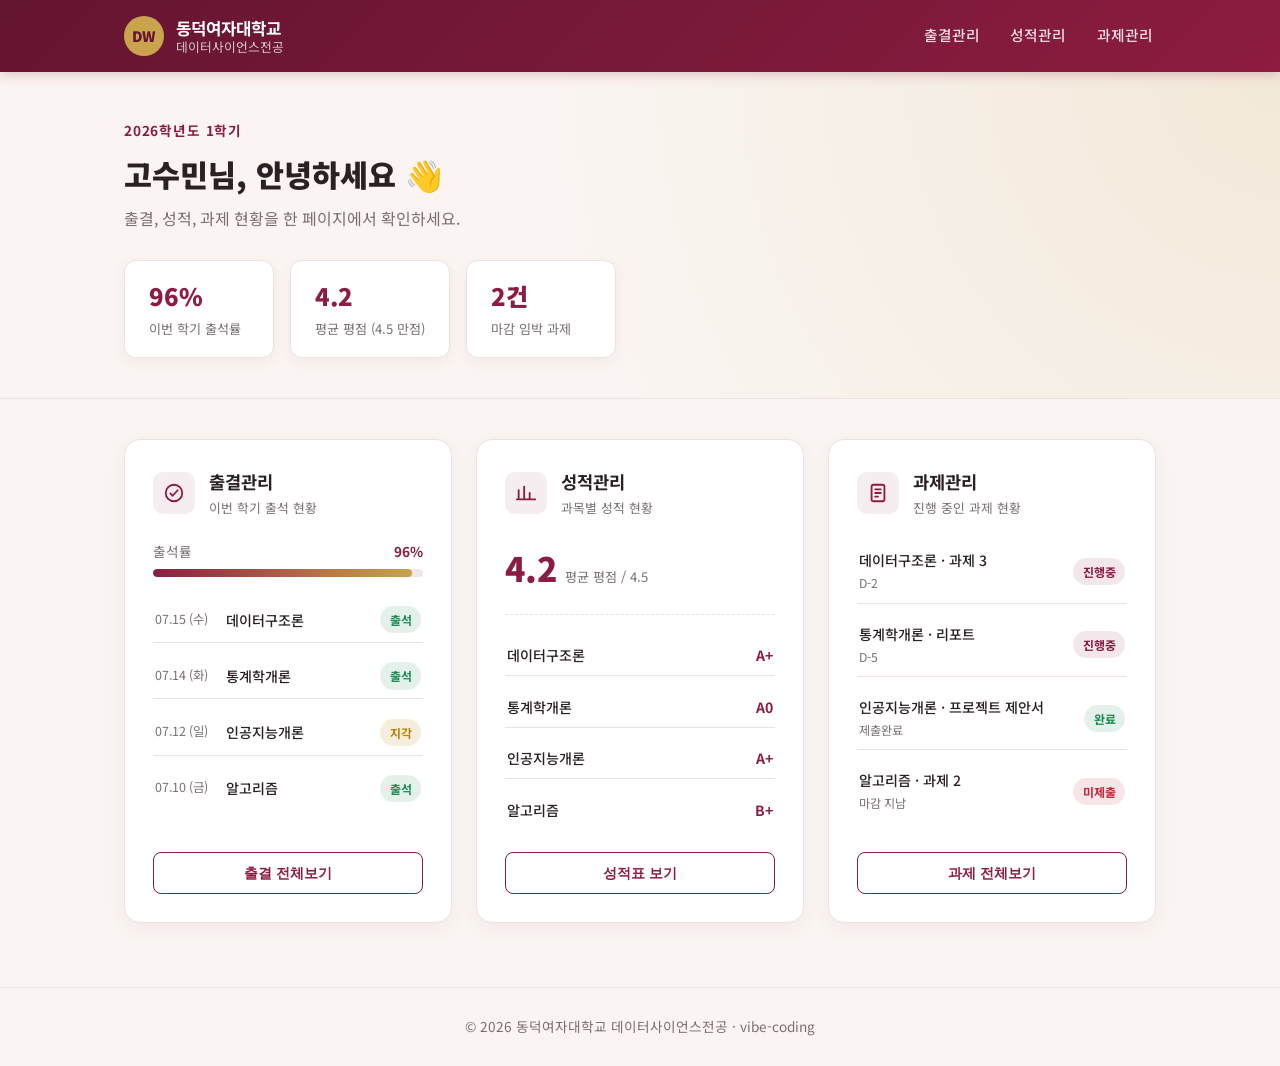
<file: vibe-week1-3/index.html>
<!DOCTYPE html>
<html lang="ko">

<head>
  <meta charset="UTF-8">
  <meta name="viewport" content="width=device-width, initial-scale=1.0">
  <title>동덕여자대학교 데이터사이언스전공 | 학생 통합 관리</title>
  <link rel="preconnect" href="https://fonts.googleapis.com">
  <link href="https://fonts.googleapis.com/css2?family=Noto+Sans+KR:wght@400;500;700;900&display=swap" rel="stylesheet">
  <link rel="stylesheet" href="css/style.css">
</head>

<body>
  <header class="site-header">
    <div class="header-inner">
      <div class="brand">
        <span class="brand-mark">DW</span>
        <div class="brand-text">
          <strong>동덕여자대학교</strong>
          <span>데이터사이언스전공</span>
        </div>
      </div>
      <nav class="main-nav">
        <a href="#attendance">출결관리</a>
        <a href="#grades">성적관리</a>
        <a href="#assignments">과제관리</a>
      </nav>
    </div>
  </header>

  <section class="hero">
    <div class="hero-inner">
      <p class="hero-eyebrow">2026학년도 1학기</p>
      <h1>고수민님, 안녕하세요 👋</h1>
      <p class="hero-desc">출결, 성적, 과제 현황을 한 페이지에서 확인하세요.</p>
      <div class="hero-stats">
        <div class="hero-stat">
          <strong>96%</strong>
          <span>이번 학기 출석률</span>
        </div>
        <div class="hero-stat">
          <strong>4.2</strong>
          <span>평균 평점 (4.5 만점)</span>
        </div>
        <div class="hero-stat">
          <strong>2건</strong>
          <span>마감 임박 과제</span>
        </div>
      </div>
    </div>
  </section>

  <main class="dashboard">
    <div class="dashboard-grid">

      <article class="card" id="attendance">
        <div class="card-header">
          <span class="card-icon icon-attendance" aria-hidden="true">
            <svg viewBox="0 0 24 24" fill="none" stroke="currentColor" stroke-width="2">
              <circle cx="12" cy="12" r="9" />
              <path d="M8 12.5l2.5 2.5L16 9" stroke-linecap="round" stroke-linejoin="round" />
            </svg>
          </span>
          <div>
            <h2>출결관리</h2>
            <p class="card-sub">이번 학기 출석 현황</p>
          </div>
        </div>

        <div class="progress-block">
          <div class="progress-labels">
            <span>출석률</span>
            <strong>96%</strong>
          </div>
          <div class="progress-bar">
            <div class="progress-fill" data-progress="96" style="width: 0%;"></div>
          </div>
        </div>

        <ul class="record-list">
          <li>
            <span class="record-date">07.15 (수)</span>
            <span class="record-name">데이터구조론</span>
            <span class="badge badge-good">출석</span>
          </li>
          <li>
            <span class="record-date">07.14 (화)</span>
            <span class="record-name">통계학개론</span>
            <span class="badge badge-good">출석</span>
          </li>
          <li>
            <span class="record-date">07.12 (일)</span>
            <span class="record-name">인공지능개론</span>
            <span class="badge badge-warn">지각</span>
          </li>
          <li>
            <span class="record-date">07.10 (금)</span>
            <span class="record-name">알고리즘</span>
            <span class="badge badge-good">출석</span>
          </li>
        </ul>

        <button class="card-btn" type="button">출결 전체보기</button>
      </article>

      <article class="card" id="grades">
        <div class="card-header">
          <span class="card-icon icon-grades" aria-hidden="true">
            <svg viewBox="0 0 24 24" fill="none" stroke="currentColor" stroke-width="2">
              <path d="M4 19V9M10 19V5M16 19v-7M22 19H2" stroke-linecap="round" stroke-linejoin="round" />
            </svg>
          </span>
          <div>
            <h2>성적관리</h2>
            <p class="card-sub">과목별 성적 현황</p>
          </div>
        </div>

        <div class="gpa-block">
          <strong class="gpa-number">4.2</strong>
          <span class="gpa-label">평균 평점 / 4.5</span>
        </div>

        <ul class="grade-list">
          <li>
            <span class="record-name">데이터구조론</span>
            <span class="grade-score">A+</span>
          </li>
          <li>
            <span class="record-name">통계학개론</span>
            <span class="grade-score">A0</span>
          </li>
          <li>
            <span class="record-name">인공지능개론</span>
            <span class="grade-score">A+</span>
          </li>
          <li>
            <span class="record-name">알고리즘</span>
            <span class="grade-score">B+</span>
          </li>
        </ul>

        <button class="card-btn" type="button">성적표 보기</button>
      </article>

      <article class="card" id="assignments">
        <div class="card-header">
          <span class="card-icon icon-assignments" aria-hidden="true">
            <svg viewBox="0 0 24 24" fill="none" stroke="currentColor" stroke-width="2">
              <rect x="5" y="3" width="14" height="18" rx="2" />
              <path d="M9 8h6M9 12h6M9 16h3" stroke-linecap="round" />
            </svg>
          </span>
          <div>
            <h2>과제관리</h2>
            <p class="card-sub">진행 중인 과제 현황</p>
          </div>
        </div>

        <ul class="task-list">
          <li>
            <div class="task-info">
              <span class="record-name">데이터구조론 · 과제 3</span>
              <span class="task-due">D-2</span>
            </div>
            <span class="badge badge-progress">진행중</span>
          </li>
          <li>
            <div class="task-info">
              <span class="record-name">통계학개론 · 리포트</span>
              <span class="task-due">D-5</span>
            </div>
            <span class="badge badge-progress">진행중</span>
          </li>
          <li>
            <div class="task-info">
              <span class="record-name">인공지능개론 · 프로젝트 제안서</span>
              <span class="task-due">제출완료</span>
            </div>
            <span class="badge badge-good">완료</span>
          </li>
          <li>
            <div class="task-info">
              <span class="record-name">알고리즘 · 과제 2</span>
              <span class="task-due">마감 지남</span>
            </div>
            <span class="badge badge-danger">미제출</span>
          </li>
        </ul>

        <button class="card-btn" type="button">과제 전체보기</button>
      </article>

    </div>
  </main>

  <footer class="site-footer">
    <p>&copy; 2026 동덕여자대학교 데이터사이언스전공 · vibe-coding</p>
  </footer>

  <script src="js/main.js"></script>
</body>

</html>
</file>
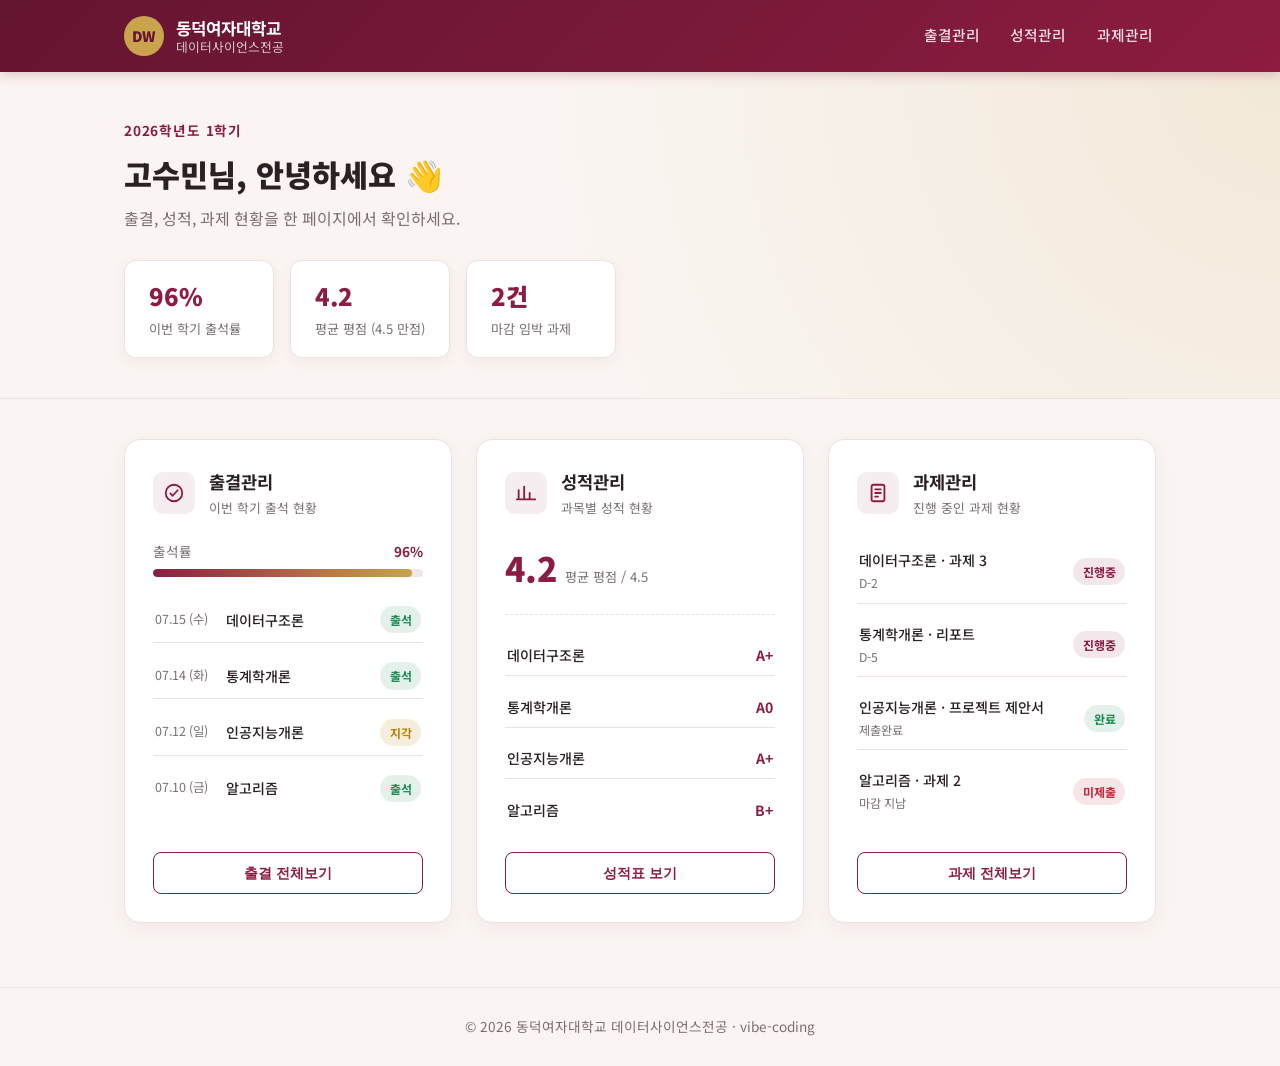
<file: vibe-week1/index.html>
<!DOCTYPE html>
<html lang="ko">

<head>
  <meta charset="UTF-8">
  <meta name="viewport" content="width=device-width, initial-scale=1.0">
  <title>동덕여자대학교 데이터사이언스전공 | 학생 통합 관리</title>
  <link rel="preconnect" href="https://fonts.googleapis.com">
  <link href="https://fonts.googleapis.com/css2?family=Noto+Sans+KR:wght@400;500;700;900&display=swap" rel="stylesheet">
  <link rel="stylesheet" href="css/style.css">
</head>

<body>
  <header class="site-header">
    <div class="header-inner">
      <div class="brand">
        <span class="brand-mark">DW</span>
        <div class="brand-text">
          <strong>동덕여자대학교</strong>
          <span>데이터사이언스전공</span>
        </div>
      </div>
      <nav class="main-nav">
        <a href="#attendance">출결관리</a>
        <a href="#grades">성적관리</a>
        <a href="#assignments">과제관리</a>
      </nav>
    </div>
  </header>

  <section class="hero">
    <div class="hero-inner">
      <p class="hero-eyebrow">2026학년도 1학기</p>
      <h1>고수민님, 안녕하세요 👋</h1>
      <p class="hero-desc">출결, 성적, 과제 현황을 한 페이지에서 확인하세요.</p>
      <div class="hero-stats">
        <div class="hero-stat">
          <strong>96%</strong>
          <span>이번 학기 출석률</span>
        </div>
        <div class="hero-stat">
          <strong>4.2</strong>
          <span>평균 평점 (4.5 만점)</span>
        </div>
        <div class="hero-stat">
          <strong>2건</strong>
          <span>마감 임박 과제</span>
        </div>
      </div>
    </div>
  </section>

  <main class="dashboard">
    <div class="dashboard-grid">

      <article class="card" id="attendance">
        <div class="card-header">
          <span class="card-icon icon-attendance" aria-hidden="true">
            <svg viewBox="0 0 24 24" fill="none" stroke="currentColor" stroke-width="2">
              <circle cx="12" cy="12" r="9" />
              <path d="M8 12.5l2.5 2.5L16 9" stroke-linecap="round" stroke-linejoin="round" />
            </svg>
          </span>
          <div>
            <h2>출결관리</h2>
            <p class="card-sub">이번 학기 출석 현황</p>
          </div>
        </div>

        <div class="progress-block">
          <div class="progress-labels">
            <span>출석률</span>
            <strong>96%</strong>
          </div>
          <div class="progress-bar">
            <div class="progress-fill" data-progress="96" style="width: 0%;"></div>
          </div>
        </div>

        <ul class="record-list">
          <li>
            <span class="record-date">07.15 (수)</span>
            <span class="record-name">데이터구조론</span>
            <span class="badge badge-good">출석</span>
          </li>
          <li>
            <span class="record-date">07.14 (화)</span>
            <span class="record-name">통계학개론</span>
            <span class="badge badge-good">출석</span>
          </li>
          <li>
            <span class="record-date">07.12 (일)</span>
            <span class="record-name">인공지능개론</span>
            <span class="badge badge-warn">지각</span>
          </li>
          <li>
            <span class="record-date">07.10 (금)</span>
            <span class="record-name">알고리즘</span>
            <span class="badge badge-good">출석</span>
          </li>
        </ul>

        <button class="card-btn" type="button">출결 전체보기</button>
      </article>

      <article class="card" id="grades">
        <div class="card-header">
          <span class="card-icon icon-grades" aria-hidden="true">
            <svg viewBox="0 0 24 24" fill="none" stroke="currentColor" stroke-width="2">
              <path d="M4 19V9M10 19V5M16 19v-7M22 19H2" stroke-linecap="round" stroke-linejoin="round" />
            </svg>
          </span>
          <div>
            <h2>성적관리</h2>
            <p class="card-sub">과목별 성적 현황</p>
          </div>
        </div>

        <div class="gpa-block">
          <strong class="gpa-number">4.2</strong>
          <span class="gpa-label">평균 평점 / 4.5</span>
        </div>

        <ul class="grade-list">
          <li>
            <span class="record-name">데이터구조론</span>
            <span class="grade-score">A+</span>
          </li>
          <li>
            <span class="record-name">통계학개론</span>
            <span class="grade-score">A0</span>
          </li>
          <li>
            <span class="record-name">인공지능개론</span>
            <span class="grade-score">A+</span>
          </li>
          <li>
            <span class="record-name">알고리즘</span>
            <span class="grade-score">B+</span>
          </li>
        </ul>

        <button class="card-btn" type="button">성적표 보기</button>
      </article>

      <article class="card" id="assignments">
        <div class="card-header">
          <span class="card-icon icon-assignments" aria-hidden="true">
            <svg viewBox="0 0 24 24" fill="none" stroke="currentColor" stroke-width="2">
              <rect x="5" y="3" width="14" height="18" rx="2" />
              <path d="M9 8h6M9 12h6M9 16h3" stroke-linecap="round" />
            </svg>
          </span>
          <div>
            <h2>과제관리</h2>
            <p class="card-sub">진행 중인 과제 현황</p>
          </div>
        </div>

        <ul class="task-list">
          <li>
            <div class="task-info">
              <span class="record-name">데이터구조론 · 과제 3</span>
              <span class="task-due">D-2</span>
            </div>
            <span class="badge badge-progress">진행중</span>
          </li>
          <li>
            <div class="task-info">
              <span class="record-name">통계학개론 · 리포트</span>
              <span class="task-due">D-5</span>
            </div>
            <span class="badge badge-progress">진행중</span>
          </li>
          <li>
            <div class="task-info">
              <span class="record-name">인공지능개론 · 프로젝트 제안서</span>
              <span class="task-due">제출완료</span>
            </div>
            <span class="badge badge-good">완료</span>
          </li>
          <li>
            <div class="task-info">
              <span class="record-name">알고리즘 · 과제 2</span>
              <span class="task-due">마감 지남</span>
            </div>
            <span class="badge badge-danger">미제출</span>
          </li>
        </ul>

        <button class="card-btn" type="button">과제 전체보기</button>
      </article>

    </div>
  </main>

  <footer class="site-footer">
    <p>&copy; 2026 동덕여자대학교 데이터사이언스전공 · vibe-coding</p>
  </footer>

  <script src="js/main.js"></script>
</body>

</html>
</file>
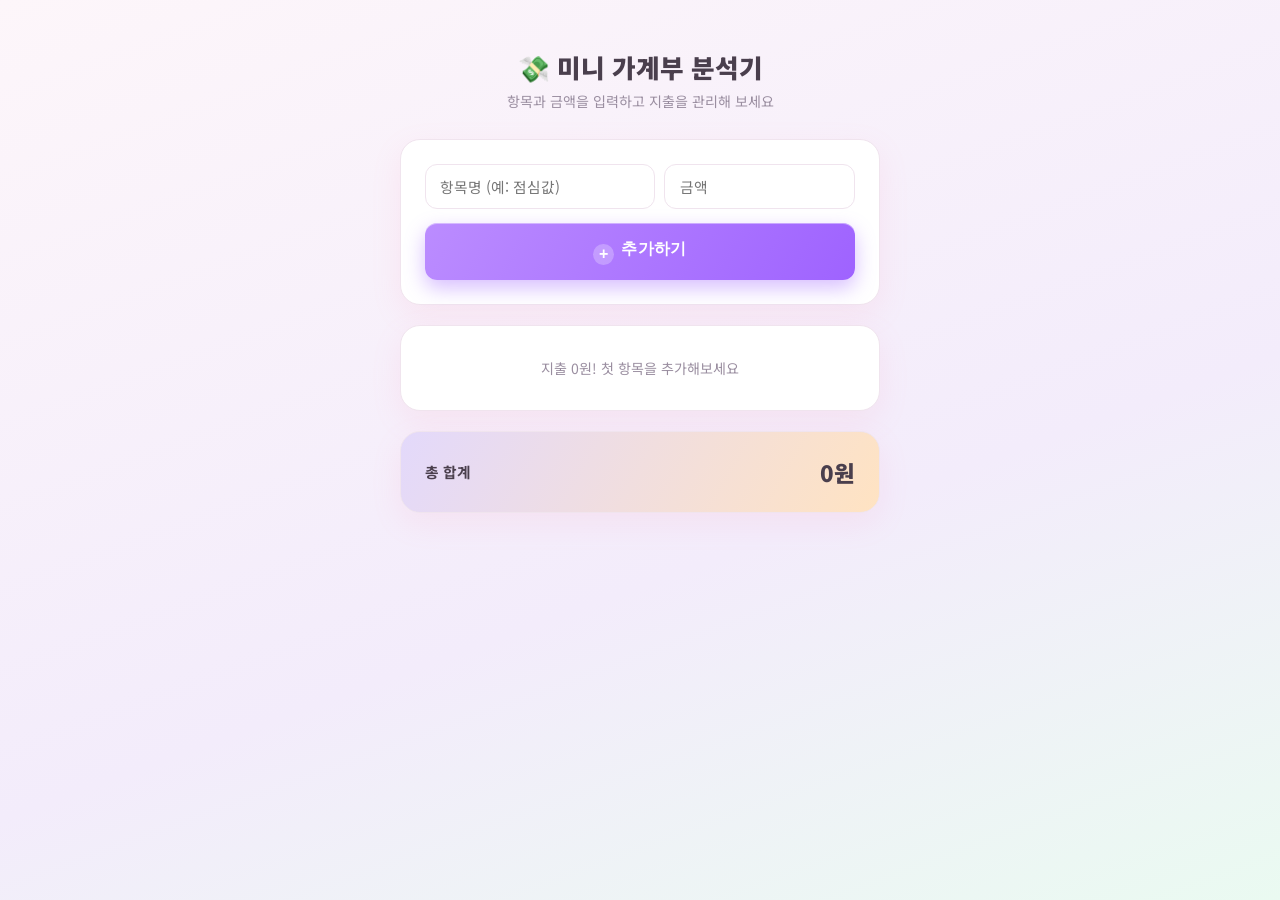
<file: vibe-week1-3/expense.html>
<!DOCTYPE html>
<html lang="ko">

<head>
  <meta charset="UTF-8">
  <meta name="viewport" content="width=device-width, initial-scale=1.0">
  <title>미니 가계부 분석기</title>
  <link rel="preconnect" href="https://fonts.googleapis.com">
  <link href="https://fonts.googleapis.com/css2?family=Noto+Sans+KR:wght@400;500;700;900&display=swap" rel="stylesheet">
  <style>
    * {
      box-sizing: border-box;
      margin: 0;
      padding: 0;
    }

    :root {
      --pink: #ffd3e0;
      --pink-deep: #ff8fab;
      --mint: #c8f4de;
      --mint-deep: #6fd8a3;
      --lavender: #e3d9fb;
      --peach: #ffe3c2;
      --purple: #bb8cff;
      --purple-deep: #9a5cff;
      --ink: #4a3f4d;
      --ink-muted: #9a8ea0;
      --border: #f0e4ee;
      --bg: #fdf6fa;
      --danger: #ff8fa3;
    }

    body {
      font-family: "Noto Sans KR", -apple-system, "Segoe UI", "Malgun Gothic", sans-serif;
      background: linear-gradient(160deg, var(--bg), #f3ecfb 60%, #eafaf1);
      min-height: 100vh;
      color: var(--ink);
      display: flex;
      justify-content: center;
      padding: 3rem 1.25rem;
    }

    .app {
      width: 100%;
      max-width: 480px;
    }

    .title {
      text-align: center;
      margin-bottom: 1.75rem;
    }

    .title h1 {
      font-size: 1.6rem;
      font-weight: 900;
    }

    .title p {
      margin-top: 0.35rem;
      font-size: 0.88rem;
      color: var(--ink-muted);
    }

    .card {
      background: #fff;
      border: 1px solid var(--border);
      border-radius: 20px;
      padding: 1.5rem;
      box-shadow: 0 10px 30px rgba(255, 143, 171, 0.12);
      margin-bottom: 1.25rem;
    }

    .form-row {
      display: flex;
      gap: 0.6rem;
    }

    .form-row input {
      border: 1.5px solid var(--border);
      border-radius: 12px;
      padding: 0.7rem 0.9rem;
      font-size: 0.92rem;
      font-family: inherit;
      color: var(--ink);
      outline: none;
      transition: border-color 0.15s;
    }

    .form-row input:focus {
      border-color: var(--pink-deep);
    }

    #item-name {
      flex: 1.3;
    }

    #item-amount {
      flex: 1;
    }

    #add-btn {
      position: relative;
      overflow: hidden;
      margin-top: 0.9rem;
      width: 100%;
      padding: 0.95rem;
      border: none;
      border-radius: 12px;
      background: linear-gradient(120deg, var(--purple), var(--purple-deep) 55%, #c9a3ff);
      background-size: 220% auto;
      color: #fff;
      font-weight: 700;
      font-size: 1rem;
      letter-spacing: 0.02em;
      cursor: pointer;
      box-shadow: 0 8px 20px rgba(154, 92, 255, 0.4), inset 0 1px 0 rgba(255, 255, 255, 0.4);
      transition: transform 0.2s cubic-bezier(0.34, 1.56, 0.64, 1), box-shadow 0.25s ease, background-position 0.5s ease;
    }

    #add-btn::before {
      content: '+';
      display: inline-flex;
      align-items: center;
      justify-content: center;
      margin-right: 0.45rem;
      width: 1.3rem;
      height: 1.3rem;
      border-radius: 50%;
      background: rgba(255, 255, 255, 0.25);
      font-size: 1rem;
      font-weight: 900;
      vertical-align: -0.35rem;
    }

    #add-btn::after {
      content: '';
      position: absolute;
      top: 0;
      left: -60%;
      width: 40%;
      height: 100%;
      background: linear-gradient(120deg, transparent, rgba(255, 255, 255, 0.55), transparent);
      transform: skewX(-20deg);
      transition: left 0.6s ease;
    }

    #add-btn:hover {
      background-position: right center;
      transform: translateY(-3px) scale(1.015);
      box-shadow: 0 14px 30px rgba(154, 92, 255, 0.55), inset 0 1px 0 rgba(255, 255, 255, 0.45);
    }

    #add-btn:hover::after {
      left: 130%;
    }

    #add-btn:active {
      transform: translateY(-1px) scale(0.97);
      box-shadow: 0 5px 12px rgba(187, 140, 255, 0.4);
    }

    #add-btn:focus-visible {
      outline: 2px solid var(--purple-deep);
      outline-offset: 3px;
    }

    .list-card {
      padding: 0.5rem 1.5rem;
    }

    #expense-list {
      list-style: none;
    }

    #expense-list li {
      display: flex;
      align-items: center;
      justify-content: space-between;
      gap: 0.75rem;
      padding: 0.9rem 0.1rem;
      border-bottom: 1px solid var(--border);
    }

    #expense-list li:last-child {
      border-bottom: none;
    }

    .item-name {
      flex: 1;
      font-weight: 500;
    }

    .item-amount {
      font-weight: 700;
      color: var(--pink-deep);
      white-space: nowrap;
    }

    .delete-btn {
      display: flex;
      align-items: center;
      justify-content: center;
      border: none;
      background: linear-gradient(135deg, var(--purple), #d4bbff);
      color: #fff;
      width: 30px;
      height: 30px;
      border-radius: 50%;
      font-size: 0.8rem;
      line-height: 1;
      cursor: pointer;
      flex-shrink: 0;
      box-shadow: 0 2px 6px rgba(187, 140, 255, 0.4), inset 0 1px 0 rgba(255, 255, 255, 0.5);
      transition: background 0.25s ease, color 0.2s ease, transform 0.25s cubic-bezier(0.34, 1.56, 0.64, 1), box-shadow 0.25s ease;
    }

    .delete-btn:hover {
      background: linear-gradient(135deg, var(--danger), #ff6f91);
      color: #fff;
      transform: scale(1.15) rotate(90deg);
      box-shadow: 0 6px 14px rgba(255, 111, 145, 0.5);
    }

    .delete-btn:active {
      transform: scale(0.9) rotate(90deg);
    }

    .delete-btn:focus-visible {
      outline: 2px solid var(--danger);
      outline-offset: 2px;
    }

    .empty-msg {
      text-align: center;
      padding: 1.5rem 0;
      color: var(--ink-muted);
      font-size: 0.88rem;
    }

    .total-card {
      display: flex;
      align-items: center;
      justify-content: space-between;
      background: linear-gradient(120deg, var(--lavender), var(--peach));
    }

    .total-card span {
      font-size: 0.92rem;
      font-weight: 700;
      color: var(--ink);
    }

    .total-card strong {
      font-size: 1.4rem;
      font-weight: 900;
      color: var(--ink);
    }
  </style>
</head>

<body>
  <div class="app">
    <div class="title">
      <h1>💸 미니 가계부 분석기</h1>
      <p>항목과 금액을 입력하고 지출을 관리해 보세요</p>
    </div>

    <div class="card">
      <div class="form-row">
        <input type="text" id="item-name" placeholder="항목명 (예: 점심값)">
        <input type="number" id="item-amount" placeholder="금액">
      </div>
      <button id="add-btn" type="button">추가하기</button>
    </div>

    <div class="card list-card">
      <ul id="expense-list"></ul>
      <p class="empty-msg" id="empty-msg">지출 0원! 첫 항목을 추가해보세요</p>
    </div>

    <div class="card total-card">
      <span>총 합계</span>
      <strong id="total-amount">0원</strong>
    </div>
  </div>

  <script>
    const nameInput = document.getElementById('item-name');
    const amountInput = document.getElementById('item-amount');
    const addBtn = document.getElementById('add-btn');
    const listEl = document.getElementById('expense-list');
    const emptyMsg = document.getElementById('empty-msg');
    const totalEl = document.getElementById('total-amount');

    let expenses = [];

    // 목록과 합계를 화면에 다시 그림
    function render() {
      listEl.innerHTML = '';
      emptyMsg.style.display = expenses.length === 0 ? 'block' : 'none';

      expenses.forEach((expense) => {
        const li = document.createElement('li');

        const nameSpan = document.createElement('span');
        nameSpan.className = 'item-name';
        nameSpan.textContent = expense.name;

        const amountSpan = document.createElement('span');
        amountSpan.className = 'item-amount';
        amountSpan.textContent = expense.amount.toLocaleString() + '원';

        const deleteBtn = document.createElement('button');
        deleteBtn.className = 'delete-btn';
        deleteBtn.type = 'button';
        deleteBtn.textContent = '✕';
        deleteBtn.addEventListener('click', () => {
          expenses = expenses.filter((item) => item.id !== expense.id);
          render();
        });

        li.append(nameSpan, amountSpan, deleteBtn);
        listEl.appendChild(li);
      });

      const total = expenses.reduce((sum, expense) => sum + expense.amount, 0);
      totalEl.textContent = total.toLocaleString() + '원';
    }

    function addExpense() {
      const name = nameInput.value.trim();
      const amount = Number(amountInput.value);

      if (!name || !amount || amount <= 0) {
        alert('항목명과 올바른 금액을 입력해 주세요.');
        return;
      }

      expenses.push({ id: Date.now(), name, amount });
      nameInput.value = '';
      amountInput.value = '';
      nameInput.focus();
      render();
    }

    addBtn.addEventListener('click', addExpense);
    amountInput.addEventListener('keydown', (e) => {
      if (e.key === 'Enter') addExpense();
    });
    nameInput.addEventListener('keydown', (e) => {
      if (e.key === 'Enter') addExpense();
    });

    render();
  </script>
</body>

</html>
</file>
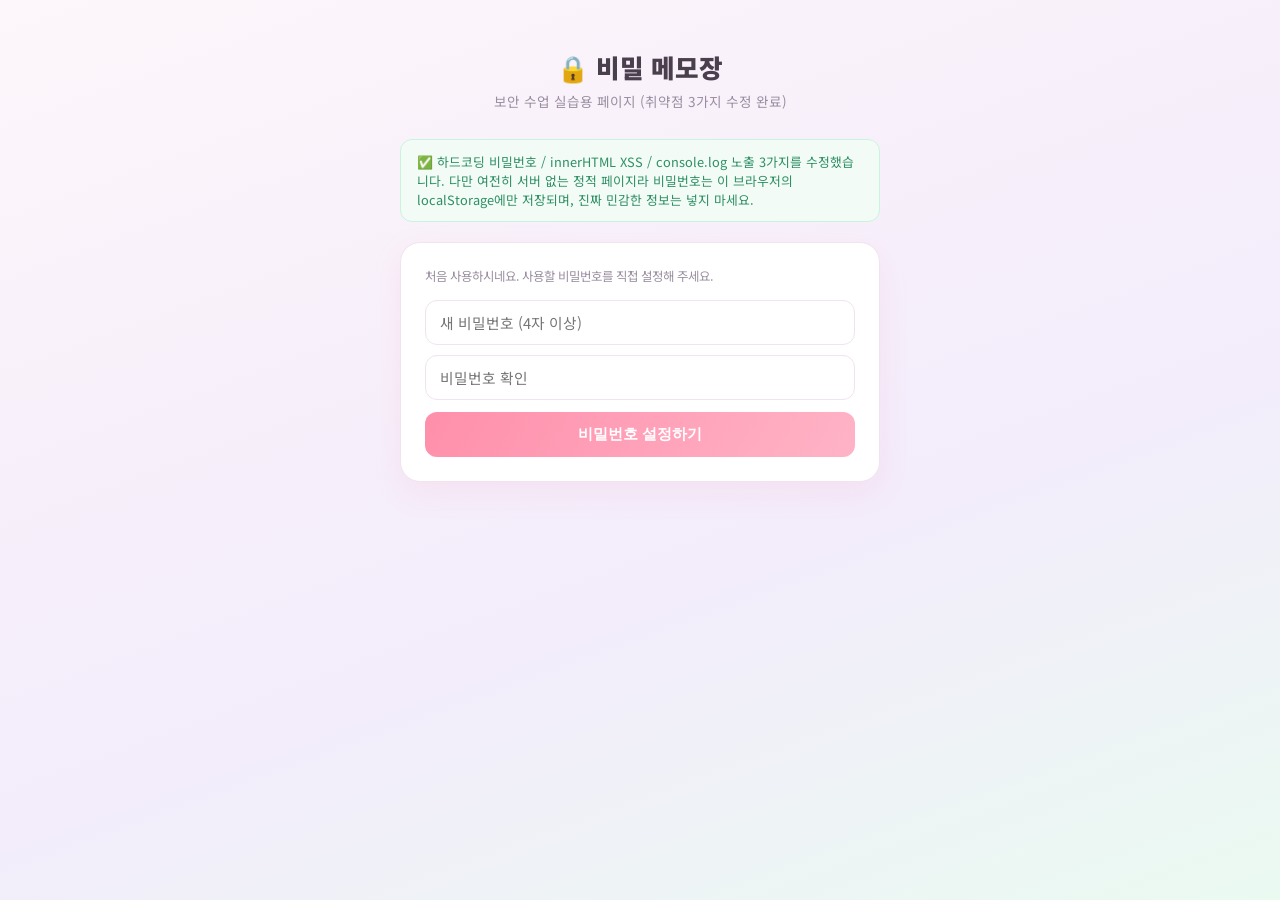
<file: vibe-week1-3/secret.html>
<!DOCTYPE html>
<html lang="ko">

<head>
  <meta charset="UTF-8">
  <meta name="viewport" content="width=device-width, initial-scale=1.0">
  <title>비밀 메모장 (보안 실습용 - 수정 완료)</title>
  <link rel="preconnect" href="https://fonts.googleapis.com">
  <link href="https://fonts.googleapis.com/css2?family=Noto+Sans+KR:wght@400;500;700;900&display=swap" rel="stylesheet">
  <style>
    * {
      box-sizing: border-box;
      margin: 0;
      padding: 0;
    }

    :root {
      --pink: #ffd3e0;
      --pink-deep: #ff8fab;
      --mint: #c8f4de;
      --lavender: #e3d9fb;
      --ink: #4a3f4d;
      --ink-muted: #9a8ea0;
      --border: #f0e4ee;
      --bg: #fdf6fa;
      --danger: #ff5c7a;
    }

    body {
      font-family: "Noto Sans KR", -apple-system, "Segoe UI", "Malgun Gothic", sans-serif;
      background: linear-gradient(160deg, var(--bg), #f3ecfb 60%, #eafaf1);
      min-height: 100vh;
      color: var(--ink);
      display: flex;
      justify-content: center;
      padding: 3rem 1.25rem;
    }

    .app {
      width: 100%;
      max-width: 480px;
    }

    .title {
      text-align: center;
      margin-bottom: 1.75rem;
    }

    .title h1 {
      font-size: 1.6rem;
      font-weight: 900;
    }

    .title p {
      margin-top: 0.35rem;
      font-size: 0.85rem;
      color: var(--ink-muted);
    }

    .warning-banner {
      background: #f2fbf6;
      border: 1.5px solid var(--mint);
      color: #2f8f63;
      border-radius: 12px;
      padding: 0.75rem 1rem;
      font-size: 0.8rem;
      margin-bottom: 1.25rem;
      line-height: 1.5;
    }

    .card {
      background: #fff;
      border: 1px solid var(--border);
      border-radius: 20px;
      padding: 1.5rem;
      box-shadow: 0 10px 30px rgba(255, 143, 171, 0.12);
      margin-bottom: 1.25rem;
    }

    .form-row {
      display: flex;
      flex-direction: column;
      gap: 0.6rem;
    }

    .form-row input,
    .form-row textarea {
      border: 1.5px solid var(--border);
      border-radius: 12px;
      padding: 0.7rem 0.9rem;
      font-size: 0.92rem;
      font-family: inherit;
      color: var(--ink);
      outline: none;
      transition: border-color 0.15s;
      width: 100%;
    }

    .form-row input:focus,
    .form-row textarea:focus {
      border-color: var(--pink-deep);
    }

    .hint {
      font-size: 0.78rem;
      color: var(--ink-muted);
      margin-top: 0.5rem;
    }

    .btn {
      margin-top: 0.75rem;
      width: 100%;
      padding: 0.75rem;
      border: none;
      border-radius: 12px;
      background: linear-gradient(120deg, var(--pink-deep), #ffb3c6);
      color: #fff;
      font-weight: 700;
      font-size: 0.95rem;
      cursor: pointer;
      transition: transform 0.12s, box-shadow 0.12s;
    }

    .btn:hover {
      transform: translateY(-1px);
      box-shadow: 0 6px 16px rgba(255, 143, 171, 0.35);
    }

    .error-msg {
      color: var(--danger);
      font-size: 0.82rem;
      margin-top: 0.6rem;
      display: none;
    }

    #setup-screen,
    #lock-screen,
    #memo-screen {
      display: none;
    }

    #memo-list {
      list-style: none;
    }

    #memo-list li {
      padding: 0.9rem 0.1rem;
      border-bottom: 1px solid var(--border);
      font-size: 0.92rem;
      word-break: break-word;
    }

    #memo-list li:last-child {
      border-bottom: none;
    }

    .empty-msg {
      text-align: center;
      padding: 1.5rem 0;
      color: var(--ink-muted);
      font-size: 0.88rem;
    }
  </style>
</head>

<body>
  <div class="app">
    <div class="title">
      <h1>🔒 비밀 메모장</h1>
      <p>보안 수업 실습용 페이지 (취약점 3가지 수정 완료)</p>
    </div>

    <div class="warning-banner">
      ✅ 하드코딩 비밀번호 / innerHTML XSS / console.log 노출 3가지를 수정했습니다.
      다만 여전히 서버 없는 정적 페이지라 비밀번호는 이 브라우저의 localStorage에만 저장되며,
      진짜 민감한 정보는 넣지 마세요.
    </div>

    <!-- 최초 실행 시: 비밀번호 설정 화면 -->
    <div class="card" id="setup-screen">
      <p class="hint" style="margin-top: 0; margin-bottom: 0.9rem;">처음 사용하시네요. 사용할 비밀번호를 직접 설정해 주세요.</p>
      <div class="form-row">
        <input type="password" id="new-password-input" placeholder="새 비밀번호 (4자 이상)">
        <input type="password" id="confirm-password-input" placeholder="비밀번호 확인">
      </div>
      <button class="btn" type="button" id="setup-btn">비밀번호 설정하기</button>
      <p class="error-msg" id="setup-error"></p>
    </div>

    <!-- 이후 실행 시: 잠금 화면 -->
    <div class="card" id="lock-screen">
      <div class="form-row">
        <input type="password" id="password-input" placeholder="비밀번호를 입력하세요">
      </div>
      <button class="btn" type="button" id="unlock-btn">잠금 해제</button>
      <p class="error-msg" id="lock-error">비밀번호가 올바르지 않습니다.</p>
    </div>

    <!-- 메모 화면 -->
    <div id="memo-screen">
      <div class="card">
        <div class="form-row">
          <textarea id="memo-input" rows="3" placeholder="메모를 입력하세요"></textarea>
        </div>
        <button class="btn" type="button" id="add-memo-btn">메모 추가</button>
      </div>

      <div class="card">
        <ul id="memo-list"></ul>
        <p class="empty-msg" id="empty-msg">아직 작성된 메모가 없어요</p>
      </div>
    </div>
  </div>

  <script>
    // ============================================================
    // 보안 수업 실습용 페이지 — 이전 버전에서 발견된 취약점 3가지를 수정한 버전.
    // ① 비밀번호 하드코딩 → 최초 실행 시 사용자가 직접 설정 + SHA-256 해시로 저장
    // ② innerHTML XSS → 메모 표시 전 HTML 특수문자 이스케이프
    // ③ console.log 노출 → 비밀번호/판정 결과를 로그로 남기지 않음
    // ============================================================

    const STORAGE_KEY = 'secretMemoPasswordHash';

    const setupScreen = document.getElementById('setup-screen');
    const lockScreen = document.getElementById('lock-screen');
    const memoScreen = document.getElementById('memo-screen');

    function showScreen(screen) {
      setupScreen.style.display = 'none';
      lockScreen.style.display = 'none';
      memoScreen.style.display = 'none';
      screen.style.display = 'block';
    }

    // ✅ 수정 1: 비밀번호를 코드에 저장하지 않고, 입력값을 SHA-256으로 해시해서만 비교/저장
    // (여전히 서버가 없는 정적 페이지이므로 완벽한 인증은 아니지만, 최소한 평문 노출은 막음)
    async function sha256Hex(text) {
      const data = new TextEncoder().encode(text);
      const hashBuffer = await crypto.subtle.digest('SHA-256', data);
      return Array.from(new Uint8Array(hashBuffer))
        .map((byte) => byte.toString(16).padStart(2, '0'))
        .join('');
    }

    // 최초 실행 여부에 따라 설정 화면 / 잠금 화면 분기
    if (localStorage.getItem(STORAGE_KEY)) {
      showScreen(lockScreen);
    } else {
      showScreen(setupScreen);
    }

    // ----- 최초 비밀번호 설정 -----
    const newPasswordInput = document.getElementById('new-password-input');
    const confirmPasswordInput = document.getElementById('confirm-password-input');
    const setupBtn = document.getElementById('setup-btn');
    const setupError = document.getElementById('setup-error');

    async function setupPassword() {
      const newPassword = newPasswordInput.value;
      const confirmPassword = confirmPasswordInput.value;

      if (newPassword.length < 4) {
        setupError.textContent = '비밀번호는 4자 이상으로 설정해 주세요.';
        setupError.style.display = 'block';
        return;
      }
      if (newPassword !== confirmPassword) {
        setupError.textContent = '비밀번호가 서로 일치하지 않습니다.';
        setupError.style.display = 'block';
        return;
      }

      const hash = await sha256Hex(newPassword);
      localStorage.setItem(STORAGE_KEY, hash);
      newPasswordInput.value = '';
      confirmPasswordInput.value = '';
      showScreen(memoScreen);
    }

    setupBtn.addEventListener('click', setupPassword);
    confirmPasswordInput.addEventListener('keydown', (e) => {
      if (e.key === 'Enter') setupPassword();
    });

    // ----- 잠금 해제 -----
    const passwordInput = document.getElementById('password-input');
    const unlockBtn = document.getElementById('unlock-btn');
    const lockError = document.getElementById('lock-error');

    async function checkPassword() {
      const storedHash = localStorage.getItem(STORAGE_KEY);
      const inputHash = await sha256Hex(passwordInput.value);

      if (inputHash === storedHash) {
        passwordInput.value = '';
        lockError.style.display = 'none';
        showScreen(memoScreen);
      } else {
        lockError.style.display = 'block';
      }
    }

    unlockBtn.addEventListener('click', checkPassword);
    passwordInput.addEventListener('keydown', (e) => {
      if (e.key === 'Enter') checkPassword();
    });

    // ----- 메모 -----
    const memoInput = document.getElementById('memo-input');
    const addMemoBtn = document.getElementById('add-memo-btn');
    const memoList = document.getElementById('memo-list');
    const emptyMsg = document.getElementById('empty-msg');

    // ✅ 수정 2: HTML 특수문자를 이스케이프해서 사용자 입력이 태그/속성으로 해석되지 않도록 함
    function escapeHtml(text) {
      return text
        .replace(/&/g, '&amp;')
        .replace(/</g, '&lt;')
        .replace(/>/g, '&gt;')
        .replace(/"/g, '&quot;')
        .replace(/'/g, '&#39;');
    }

    function addMemo() {
      const text = memoInput.value.trim();
      if (!text) return;

      const li = document.createElement('li');
      li.innerHTML = escapeHtml(text);

      memoList.appendChild(li);
      emptyMsg.style.display = 'none';
      memoInput.value = '';
      memoInput.focus();
    }

    addMemoBtn.addEventListener('click', addMemo);
    memoInput.addEventListener('keydown', (e) => {
      if (e.key === 'Enter' && !e.shiftKey) {
        e.preventDefault();
        addMemo();
      }
    });
  </script>
</body>

</html>
</file>
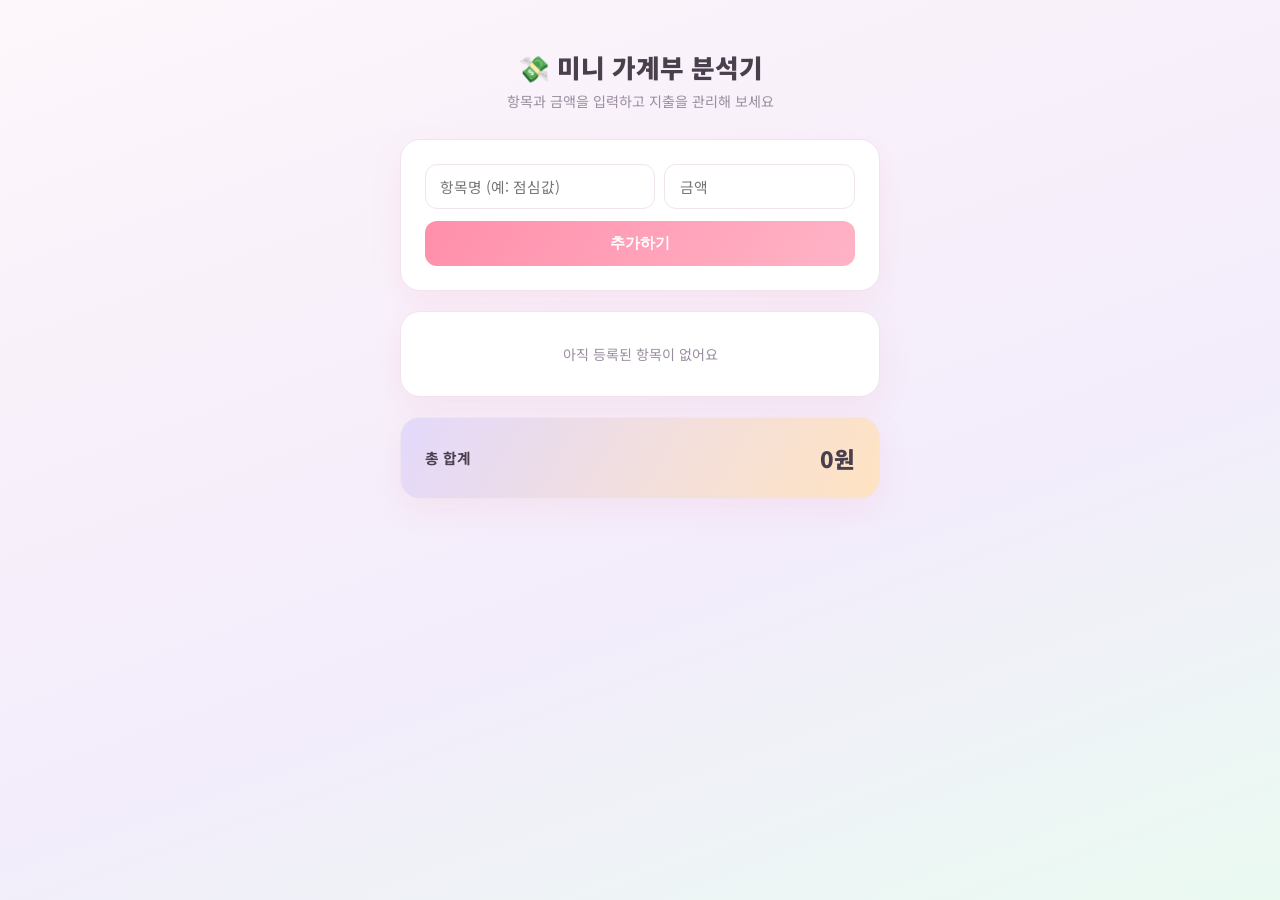
<file: vibe-week1/expense.html>
<!DOCTYPE html>
<html lang="ko">

<head>
  <meta charset="UTF-8">
  <meta name="viewport" content="width=device-width, initial-scale=1.0">
  <title>미니 가계부 분석기</title>
  <link rel="preconnect" href="https://fonts.googleapis.com">
  <link href="https://fonts.googleapis.com/css2?family=Noto+Sans+KR:wght@400;500;700;900&display=swap" rel="stylesheet">
  <style>
    * {
      box-sizing: border-box;
      margin: 0;
      padding: 0;
    }

    :root {
      --pink: #ffd3e0;
      --pink-deep: #ff8fab;
      --mint: #c8f4de;
      --mint-deep: #6fd8a3;
      --lavender: #e3d9fb;
      --peach: #ffe3c2;
      --ink: #4a3f4d;
      --ink-muted: #9a8ea0;
      --border: #f0e4ee;
      --bg: #fdf6fa;
      --danger: #ff8fa3;
    }

    body {
      font-family: "Noto Sans KR", -apple-system, "Segoe UI", "Malgun Gothic", sans-serif;
      background: linear-gradient(160deg, var(--bg), #f3ecfb 60%, #eafaf1);
      min-height: 100vh;
      color: var(--ink);
      display: flex;
      justify-content: center;
      padding: 3rem 1.25rem;
    }

    .app {
      width: 100%;
      max-width: 480px;
    }

    .title {
      text-align: center;
      margin-bottom: 1.75rem;
    }

    .title h1 {
      font-size: 1.6rem;
      font-weight: 900;
    }

    .title p {
      margin-top: 0.35rem;
      font-size: 0.88rem;
      color: var(--ink-muted);
    }

    .card {
      background: #fff;
      border: 1px solid var(--border);
      border-radius: 20px;
      padding: 1.5rem;
      box-shadow: 0 10px 30px rgba(255, 143, 171, 0.12);
      margin-bottom: 1.25rem;
    }

    .form-row {
      display: flex;
      gap: 0.6rem;
    }

    .form-row input {
      border: 1.5px solid var(--border);
      border-radius: 12px;
      padding: 0.7rem 0.9rem;
      font-size: 0.92rem;
      font-family: inherit;
      color: var(--ink);
      outline: none;
      transition: border-color 0.15s;
    }

    .form-row input:focus {
      border-color: var(--pink-deep);
    }

    #item-name {
      flex: 1.3;
    }

    #item-amount {
      flex: 1;
    }

    #add-btn {
      margin-top: 0.75rem;
      width: 100%;
      padding: 0.75rem;
      border: none;
      border-radius: 12px;
      background: linear-gradient(120deg, var(--pink-deep), #ffb3c6);
      color: #fff;
      font-weight: 700;
      font-size: 0.95rem;
      cursor: pointer;
      transition: transform 0.12s, box-shadow 0.12s;
    }

    #add-btn:hover {
      transform: translateY(-1px);
      box-shadow: 0 6px 16px rgba(255, 143, 171, 0.35);
    }

    #add-btn:active {
      transform: translateY(0);
    }

    .list-card {
      padding: 0.5rem 1.5rem;
    }

    #expense-list {
      list-style: none;
    }

    #expense-list li {
      display: flex;
      align-items: center;
      justify-content: space-between;
      gap: 0.75rem;
      padding: 0.9rem 0.1rem;
      border-bottom: 1px solid var(--border);
    }

    #expense-list li:last-child {
      border-bottom: none;
    }

    .item-name {
      flex: 1;
      font-weight: 500;
    }

    .item-amount {
      font-weight: 700;
      color: var(--pink-deep);
      white-space: nowrap;
    }

    .delete-btn {
      border: none;
      background: var(--mint);
      color: #2f8f63;
      width: 26px;
      height: 26px;
      border-radius: 50%;
      font-size: 0.85rem;
      line-height: 1;
      cursor: pointer;
      flex-shrink: 0;
      transition: background 0.15s;
    }

    .delete-btn:hover {
      background: var(--danger);
      color: #fff;
    }

    .empty-msg {
      text-align: center;
      padding: 1.5rem 0;
      color: var(--ink-muted);
      font-size: 0.88rem;
    }

    .total-card {
      display: flex;
      align-items: center;
      justify-content: space-between;
      background: linear-gradient(120deg, var(--lavender), var(--peach));
    }

    .total-card span {
      font-size: 0.92rem;
      font-weight: 700;
      color: var(--ink);
    }

    .total-card strong {
      font-size: 1.4rem;
      font-weight: 900;
      color: var(--ink);
    }
  </style>
</head>

<body>
  <div class="app">
    <div class="title">
      <h1>💸 미니 가계부 분석기</h1>
      <p>항목과 금액을 입력하고 지출을 관리해 보세요</p>
    </div>

    <div class="card">
      <div class="form-row">
        <input type="text" id="item-name" placeholder="항목명 (예: 점심값)">
        <input type="number" id="item-amount" placeholder="금액">
      </div>
      <button id="add-btn" type="button">추가하기</button>
    </div>

    <div class="card list-card">
      <ul id="expense-list"></ul>
      <p class="empty-msg" id="empty-msg">아직 등록된 항목이 없어요</p>
    </div>

    <div class="card total-card">
      <span>총 합계</span>
      <strong id="total-amount">0원</strong>
    </div>
  </div>

  <script>
    const nameInput = document.getElementById('item-name');
    const amountInput = document.getElementById('item-amount');
    const addBtn = document.getElementById('add-btn');
    const listEl = document.getElementById('expense-list');
    const emptyMsg = document.getElementById('empty-msg');
    const totalEl = document.getElementById('total-amount');

    let expenses = [];

    // 목록과 합계를 화면에 다시 그림
    function render() {
      listEl.innerHTML = '';
      emptyMsg.style.display = expenses.length === 0 ? 'block' : 'none';

      expenses.forEach((expense) => {
        const li = document.createElement('li');

        const nameSpan = document.createElement('span');
        nameSpan.className = 'item-name';
        nameSpan.textContent = expense.name;

        const amountSpan = document.createElement('span');
        amountSpan.className = 'item-amount';
        amountSpan.textContent = expense.amount.toLocaleString() + '원';

        const deleteBtn = document.createElement('button');
        deleteBtn.className = 'delete-btn';
        deleteBtn.type = 'button';
        deleteBtn.textContent = '✕';
        deleteBtn.addEventListener('click', () => {
          expenses = expenses.filter((item) => item.id !== expense.id);
          render();
        });

        li.append(nameSpan, amountSpan, deleteBtn);
        listEl.appendChild(li);
      });

      const total = expenses.reduce((sum, expense) => sum + expense.amount, 0);
      totalEl.textContent = total.toLocaleString() + '원';
    }

    function addExpense() {
      const name = nameInput.value.trim();
      const amount = Number(amountInput.value);

      if (!name || !amount || amount <= 0) {
        alert('항목명과 올바른 금액을 입력해 주세요.');
        return;
      }

      expenses.push({ id: Date.now(), name, amount });
      nameInput.value = '';
      amountInput.value = '';
      nameInput.focus();
      render();
    }

    addBtn.addEventListener('click', addExpense);
    amountInput.addEventListener('keydown', (e) => {
      if (e.key === 'Enter') addExpense();
    });
    nameInput.addEventListener('keydown', (e) => {
      if (e.key === 'Enter') addExpense();
    });

    render();
  </script>
</body>

</html>
</file>
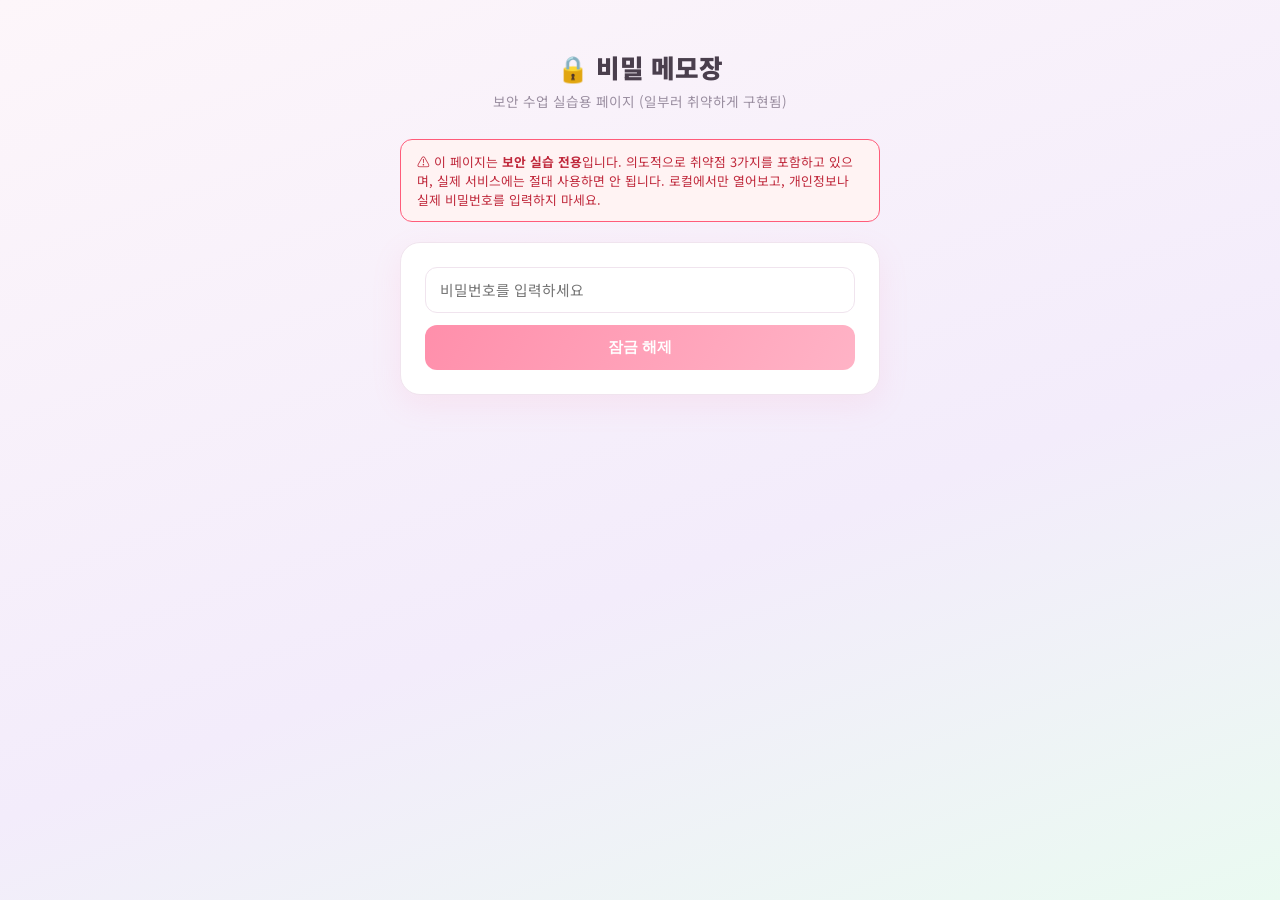
<file: vibe-week1/secret.html>
<!DOCTYPE html>
<html lang="ko">

<head>
  <meta charset="UTF-8">
  <meta name="viewport" content="width=device-width, initial-scale=1.0">
  <title>비밀 메모장 (보안 실습용 - 취약점 포함)</title>
  <link rel="preconnect" href="https://fonts.googleapis.com">
  <link href="https://fonts.googleapis.com/css2?family=Noto+Sans+KR:wght@400;500;700;900&display=swap" rel="stylesheet">
  <style>
    * {
      box-sizing: border-box;
      margin: 0;
      padding: 0;
    }

    :root {
      --pink: #ffd3e0;
      --pink-deep: #ff8fab;
      --mint: #c8f4de;
      --lavender: #e3d9fb;
      --ink: #4a3f4d;
      --ink-muted: #9a8ea0;
      --border: #f0e4ee;
      --bg: #fdf6fa;
      --danger: #ff5c7a;
    }

    body {
      font-family: "Noto Sans KR", -apple-system, "Segoe UI", "Malgun Gothic", sans-serif;
      background: linear-gradient(160deg, var(--bg), #f3ecfb 60%, #eafaf1);
      min-height: 100vh;
      color: var(--ink);
      display: flex;
      justify-content: center;
      padding: 3rem 1.25rem;
    }

    .app {
      width: 100%;
      max-width: 480px;
    }

    .title {
      text-align: center;
      margin-bottom: 1.75rem;
    }

    .title h1 {
      font-size: 1.6rem;
      font-weight: 900;
    }

    .title p {
      margin-top: 0.35rem;
      font-size: 0.85rem;
      color: var(--ink-muted);
    }

    .warning-banner {
      background: #fff3f3;
      border: 1.5px solid var(--danger);
      color: #c0293c;
      border-radius: 12px;
      padding: 0.75rem 1rem;
      font-size: 0.8rem;
      margin-bottom: 1.25rem;
      line-height: 1.5;
    }

    .card {
      background: #fff;
      border: 1px solid var(--border);
      border-radius: 20px;
      padding: 1.5rem;
      box-shadow: 0 10px 30px rgba(255, 143, 171, 0.12);
      margin-bottom: 1.25rem;
    }

    .form-row {
      display: flex;
      gap: 0.6rem;
    }

    .form-row input,
    .form-row textarea {
      border: 1.5px solid var(--border);
      border-radius: 12px;
      padding: 0.7rem 0.9rem;
      font-size: 0.92rem;
      font-family: inherit;
      color: var(--ink);
      outline: none;
      transition: border-color 0.15s;
      width: 100%;
    }

    .form-row input:focus,
    .form-row textarea:focus {
      border-color: var(--pink-deep);
    }

    .btn {
      margin-top: 0.75rem;
      width: 100%;
      padding: 0.75rem;
      border: none;
      border-radius: 12px;
      background: linear-gradient(120deg, var(--pink-deep), #ffb3c6);
      color: #fff;
      font-weight: 700;
      font-size: 0.95rem;
      cursor: pointer;
      transition: transform 0.12s, box-shadow 0.12s;
    }

    .btn:hover {
      transform: translateY(-1px);
      box-shadow: 0 6px 16px rgba(255, 143, 171, 0.35);
    }

    #lock-error {
      color: var(--danger);
      font-size: 0.82rem;
      margin-top: 0.6rem;
      display: none;
    }

    #memo-screen {
      display: none;
    }

    #memo-list {
      list-style: none;
    }

    #memo-list li {
      padding: 0.9rem 0.1rem;
      border-bottom: 1px solid var(--border);
      font-size: 0.92rem;
      word-break: break-word;
    }

    #memo-list li:last-child {
      border-bottom: none;
    }

    .empty-msg {
      text-align: center;
      padding: 1.5rem 0;
      color: var(--ink-muted);
      font-size: 0.88rem;
    }
  </style>
</head>

<body>
  <div class="app">
    <div class="title">
      <h1>🔒 비밀 메모장</h1>
      <p>보안 수업 실습용 페이지 (일부러 취약하게 구현됨)</p>
    </div>

    <div class="warning-banner">
      ⚠️ 이 페이지는 <strong>보안 실습 전용</strong>입니다. 의도적으로 취약점 3가지를 포함하고 있으며,
      실제 서비스에는 절대 사용하면 안 됩니다. 로컬에서만 열어보고, 개인정보나 실제 비밀번호를 입력하지 마세요.
    </div>

    <!-- 잠금 화면 -->
    <div class="card" id="lock-screen">
      <div class="form-row">
        <input type="password" id="password-input" placeholder="비밀번호를 입력하세요">
      </div>
      <button class="btn" type="button" id="unlock-btn">잠금 해제</button>
      <p id="lock-error">비밀번호가 올바르지 않습니다.</p>
    </div>

    <!-- 메모 화면 -->
    <div id="memo-screen">
      <div class="card">
        <div class="form-row">
          <textarea id="memo-input" rows="3" placeholder="메모를 입력하세요"></textarea>
        </div>
        <button class="btn" type="button" id="add-memo-btn">메모 추가</button>
      </div>

      <div class="card">
        <ul id="memo-list"></ul>
        <p class="empty-msg" id="empty-msg">아직 작성된 메모가 없어요</p>
      </div>
    </div>
  </div>

  <script>
    // ============================================================
    // ⚠️ 이 파일은 보안 수업 실습용으로, 아래 3가지 취약점을 "의도적으로" 포함합니다.
    // 실습 목표: 아래 표시된 취약점을 스스로 찾아 안전한 방식으로 고치기.
    // ============================================================

    // ⚠️ 취약점 1: 비밀번호를 코드에 하드코딩 (누구나 소스 보기로 확인 가능)
    // → 실제 서비스라면 서버 측 인증, 해시된 비밀번호 저장 등으로 대체해야 함
    const HARDCODED_PASSWORD = '1234';

    const passwordInput = document.getElementById('password-input');
    const unlockBtn = document.getElementById('unlock-btn');
    const lockError = document.getElementById('lock-error');
    const lockScreen = document.getElementById('lock-screen');
    const memoScreen = document.getElementById('memo-screen');

    function checkPassword() {
      const isCorrect = passwordInput.value === HARDCODED_PASSWORD;

      // ⚠️ 취약점 3: 비밀번호 확인 결과(및 입력값)를 콘솔에 그대로 출력
      // → 브라우저 개발자 도구(F12)만 열면 누구나 확인 가능. 민감한 정보는 로그로 남기면 안 됨
      console.log('비밀번호 확인 결과:', isCorrect, '입력값:', passwordInput.value);

      if (isCorrect) {
        lockScreen.style.display = 'none';
        memoScreen.style.display = 'block';
        lockError.style.display = 'none';
      } else {
        lockError.style.display = 'block';
      }
    }

    unlockBtn.addEventListener('click', checkPassword);
    passwordInput.addEventListener('keydown', (e) => {
      if (e.key === 'Enter') checkPassword();
    });

    const memoInput = document.getElementById('memo-input');
    const addMemoBtn = document.getElementById('add-memo-btn');
    const memoList = document.getElementById('memo-list');
    const emptyMsg = document.getElementById('empty-msg');

    function addMemo() {
      const text = memoInput.value.trim();
      if (!text) return;

      const li = document.createElement('li');

      // ⚠️ 취약점 2: 사용자 입력을 이스케이프 없이 innerHTML로 그대로 삽입 (XSS)
      // → 예: <img src=x onerror="alert(1)"> 같은 값을 메모에 입력하면 스크립트가 그대로 실행됨
      // → 안전하게 하려면 textContent를 쓰거나, HTML 특수문자를 이스케이프해야 함
      li.innerHTML = text;

      memoList.appendChild(li);
      emptyMsg.style.display = 'none';
      memoInput.value = '';
      memoInput.focus();
    }

    addMemoBtn.addEventListener('click', addMemo);
    memoInput.addEventListener('keydown', (e) => {
      if (e.key === 'Enter' && !e.shiftKey) {
        e.preventDefault();
        addMemo();
      }
    });
  </script>
</body>

</html>
</file>
<file: vibe-week1-3/css/style.css>
* {
  box-sizing: border-box;
  margin: 0;
  padding: 0;
}

:root {
  --wine: #8c1c40;
  --wine-dark: #641530;
  --wine-light: #b33a5d;
  --gold: #c9a44c;
  --cream: #faf5f2;
  --ink: #2b2024;
  --ink-muted: #7a6f72;
  --border: #eee1e4;
  --good: #1f8a52;
  --warn: #b8860b;
  --danger: #c0293c;
}

body {
  font-family: "Noto Sans KR", -apple-system, "Segoe UI", "Malgun Gothic", sans-serif;
  line-height: 1.6;
  color: var(--ink);
  background: var(--cream);
}

a {
  text-decoration: none;
  color: inherit;
}

/* 헤더 */
.site-header {
  background: linear-gradient(135deg, var(--wine-dark), var(--wine));
  color: #fff;
  position: sticky;
  top: 0;
  z-index: 10;
  box-shadow: 0 2px 12px rgba(140, 28, 64, 0.25);
}

.header-inner {
  max-width: 1080px;
  margin: 0 auto;
  padding: 1rem 1.5rem;
  display: flex;
  align-items: center;
  justify-content: space-between;
  flex-wrap: wrap;
  gap: 0.75rem;
}

.brand {
  display: flex;
  align-items: center;
  gap: 0.75rem;
}

.brand-mark {
  display: inline-flex;
  align-items: center;
  justify-content: center;
  width: 40px;
  height: 40px;
  border-radius: 50%;
  background: var(--gold);
  color: var(--wine-dark);
  font-weight: 900;
  font-size: 0.9rem;
  letter-spacing: 0.02em;
}

.brand-text {
  display: flex;
  flex-direction: column;
  line-height: 1.25;
}

.brand-text strong {
  font-size: 1.05rem;
}

.brand-text span {
  font-size: 0.8rem;
  color: rgba(255, 255, 255, 0.75);
}

.main-nav {
  display: flex;
  gap: 1.5rem;
}

.main-nav a {
  font-size: 0.92rem;
  font-weight: 500;
  color: rgba(255, 255, 255, 0.85);
  padding: 0.4rem 0.2rem;
  border-bottom: 2px solid transparent;
  transition: border-color 0.2s, color 0.2s;
}

.main-nav a:hover {
  color: #fff;
  border-bottom-color: var(--gold);
}

/* 히어로 */
.hero {
  background: radial-gradient(circle at top right, rgba(201, 164, 76, 0.15), transparent 55%), var(--cream);
  border-bottom: 1px solid var(--border);
}

.hero-inner {
  max-width: 1080px;
  margin: 0 auto;
  padding: 3rem 1.5rem 2.5rem;
}

.hero-eyebrow {
  color: var(--wine);
  font-weight: 700;
  font-size: 0.85rem;
  letter-spacing: 0.06em;
  text-transform: uppercase;
  margin-bottom: 0.5rem;
}

.hero h1 {
  font-size: 1.9rem;
  font-weight: 900;
  color: var(--ink);
}

.hero-desc {
  margin-top: 0.5rem;
  color: var(--ink-muted);
}

.hero-stats {
  display: flex;
  gap: 1rem;
  margin-top: 1.75rem;
  flex-wrap: wrap;
}

.hero-stat {
  background: #fff;
  border: 1px solid var(--border);
  border-radius: 12px;
  padding: 1rem 1.5rem;
  min-width: 150px;
  box-shadow: 0 4px 14px rgba(140, 28, 64, 0.06);
}

.hero-stat strong {
  display: block;
  font-size: 1.5rem;
  color: var(--wine);
  font-weight: 900;
}

.hero-stat span {
  font-size: 0.82rem;
  color: var(--ink-muted);
}

/* 대시보드 */
.dashboard {
  max-width: 1080px;
  margin: 0 auto;
  padding: 2.5rem 1.5rem 4rem;
}

.dashboard-grid {
  display: grid;
  grid-template-columns: repeat(auto-fit, minmax(300px, 1fr));
  gap: 1.5rem;
}

.card {
  background: #fff;
  border: 1px solid var(--border);
  border-radius: 16px;
  padding: 1.75rem;
  box-shadow: 0 6px 20px rgba(140, 28, 64, 0.06);
  display: flex;
  flex-direction: column;
  scroll-margin-top: 90px;
}

.card-header {
  display: flex;
  align-items: center;
  gap: 0.85rem;
  margin-bottom: 1.4rem;
}

.card-icon {
  display: inline-flex;
  align-items: center;
  justify-content: center;
  width: 42px;
  height: 42px;
  border-radius: 10px;
  color: var(--wine);
  background: rgba(140, 28, 64, 0.08);
  flex-shrink: 0;
}

.card-icon svg {
  width: 22px;
  height: 22px;
}

.card-header h2 {
  font-size: 1.1rem;
  font-weight: 700;
}

.card-sub {
  font-size: 0.8rem;
  color: var(--ink-muted);
  margin-top: 0.1rem;
}

/* 출결 진행바 */
.progress-block {
  margin-bottom: 1.3rem;
}

.progress-labels {
  display: flex;
  justify-content: space-between;
  font-size: 0.85rem;
  color: var(--ink-muted);
  margin-bottom: 0.4rem;
}

.progress-labels strong {
  color: var(--wine);
}

.progress-bar {
  height: 8px;
  border-radius: 999px;
  background: #f1e6e9;
  overflow: hidden;
}

.progress-fill {
  height: 100%;
  border-radius: 999px;
  background: linear-gradient(90deg, var(--wine), var(--gold));
  transition: width 1s ease;
}

/* 성적 GPA */
.gpa-block {
  display: flex;
  align-items: baseline;
  gap: 0.5rem;
  margin-bottom: 1.3rem;
  padding-bottom: 1.2rem;
  border-bottom: 1px dashed var(--border);
}

.gpa-number {
  font-size: 2.1rem;
  font-weight: 900;
  color: var(--wine);
}

.gpa-label {
  font-size: 0.82rem;
  color: var(--ink-muted);
}

/* 리스트 공통 */
.record-list,
.grade-list,
.task-list {
  list-style: none;
  display: flex;
  flex-direction: column;
  gap: 0.65rem;
  margin-bottom: 1.4rem;
  flex: 1;
}

.record-list li,
.grade-list li,
.task-list li {
  display: flex;
  align-items: center;
  justify-content: space-between;
  gap: 0.6rem;
  font-size: 0.88rem;
  padding: 0.55rem 0.1rem;
  border-bottom: 1px solid var(--border);
}

.record-list li:last-child,
.grade-list li:last-child,
.task-list li:last-child {
  border-bottom: none;
}

.record-date {
  color: var(--ink-muted);
  font-size: 0.78rem;
  min-width: 62px;
}

.record-name {
  flex: 1;
  font-weight: 500;
}

.grade-score {
  font-weight: 700;
  color: var(--wine);
}

.task-info {
  display: flex;
  flex-direction: column;
  gap: 0.15rem;
}

.task-due {
  font-size: 0.76rem;
  color: var(--ink-muted);
}

/* 배지 */
.badge {
  display: inline-flex;
  align-items: center;
  padding: 0.25rem 0.6rem;
  border-radius: 999px;
  font-size: 0.75rem;
  font-weight: 700;
  white-space: nowrap;
}

.badge-good {
  background: rgba(31, 138, 82, 0.12);
  color: var(--good);
}

.badge-warn {
  background: rgba(184, 134, 11, 0.14);
  color: var(--warn);
}

.badge-danger {
  background: rgba(192, 41, 60, 0.12);
  color: var(--danger);
}

.badge-progress {
  background: rgba(140, 28, 64, 0.1);
  color: var(--wine);
}

/* 버튼 */
.card-btn {
  margin-top: auto;
  padding: 0.65rem 1rem;
  font-size: 0.88rem;
  font-weight: 700;
  border: 1px solid var(--wine);
  border-radius: 8px;
  background: #fff;
  color: var(--wine);
  cursor: pointer;
  transition: background 0.2s, color 0.2s;
}

.card-btn:hover {
  background: var(--wine);
  color: #fff;
}

/* 푸터 */
.site-footer {
  text-align: center;
  padding: 1.75rem;
  color: var(--ink-muted);
  font-size: 0.85rem;
  border-top: 1px solid var(--border);
}

@media (max-width: 640px) {
  .main-nav {
    gap: 1rem;
  }

  .hero h1 {
    font-size: 1.5rem;
  }
}
</file>
<file: vibe-week1/css/style.css>
* {
  box-sizing: border-box;
  margin: 0;
  padding: 0;
}

:root {
  --wine: #8c1c40;
  --wine-dark: #641530;
  --wine-light: #b33a5d;
  --gold: #c9a44c;
  --cream: #faf5f2;
  --ink: #2b2024;
  --ink-muted: #7a6f72;
  --border: #eee1e4;
  --good: #1f8a52;
  --warn: #b8860b;
  --danger: #c0293c;
}

body {
  font-family: "Noto Sans KR", -apple-system, "Segoe UI", "Malgun Gothic", sans-serif;
  line-height: 1.6;
  color: var(--ink);
  background: var(--cream);
}

a {
  text-decoration: none;
  color: inherit;
}

/* 헤더 */
.site-header {
  background: linear-gradient(135deg, var(--wine-dark), var(--wine));
  color: #fff;
  position: sticky;
  top: 0;
  z-index: 10;
  box-shadow: 0 2px 12px rgba(140, 28, 64, 0.25);
}

.header-inner {
  max-width: 1080px;
  margin: 0 auto;
  padding: 1rem 1.5rem;
  display: flex;
  align-items: center;
  justify-content: space-between;
  flex-wrap: wrap;
  gap: 0.75rem;
}

.brand {
  display: flex;
  align-items: center;
  gap: 0.75rem;
}

.brand-mark {
  display: inline-flex;
  align-items: center;
  justify-content: center;
  width: 40px;
  height: 40px;
  border-radius: 50%;
  background: var(--gold);
  color: var(--wine-dark);
  font-weight: 900;
  font-size: 0.9rem;
  letter-spacing: 0.02em;
}

.brand-text {
  display: flex;
  flex-direction: column;
  line-height: 1.25;
}

.brand-text strong {
  font-size: 1.05rem;
}

.brand-text span {
  font-size: 0.8rem;
  color: rgba(255, 255, 255, 0.75);
}

.main-nav {
  display: flex;
  gap: 1.5rem;
}

.main-nav a {
  font-size: 0.92rem;
  font-weight: 500;
  color: rgba(255, 255, 255, 0.85);
  padding: 0.4rem 0.2rem;
  border-bottom: 2px solid transparent;
  transition: border-color 0.2s, color 0.2s;
}

.main-nav a:hover {
  color: #fff;
  border-bottom-color: var(--gold);
}

/* 히어로 */
.hero {
  background: radial-gradient(circle at top right, rgba(201, 164, 76, 0.15), transparent 55%), var(--cream);
  border-bottom: 1px solid var(--border);
}

.hero-inner {
  max-width: 1080px;
  margin: 0 auto;
  padding: 3rem 1.5rem 2.5rem;
}

.hero-eyebrow {
  color: var(--wine);
  font-weight: 700;
  font-size: 0.85rem;
  letter-spacing: 0.06em;
  text-transform: uppercase;
  margin-bottom: 0.5rem;
}

.hero h1 {
  font-size: 1.9rem;
  font-weight: 900;
  color: var(--ink);
}

.hero-desc {
  margin-top: 0.5rem;
  color: var(--ink-muted);
}

.hero-stats {
  display: flex;
  gap: 1rem;
  margin-top: 1.75rem;
  flex-wrap: wrap;
}

.hero-stat {
  background: #fff;
  border: 1px solid var(--border);
  border-radius: 12px;
  padding: 1rem 1.5rem;
  min-width: 150px;
  box-shadow: 0 4px 14px rgba(140, 28, 64, 0.06);
}

.hero-stat strong {
  display: block;
  font-size: 1.5rem;
  color: var(--wine);
  font-weight: 900;
}

.hero-stat span {
  font-size: 0.82rem;
  color: var(--ink-muted);
}

/* 대시보드 */
.dashboard {
  max-width: 1080px;
  margin: 0 auto;
  padding: 2.5rem 1.5rem 4rem;
}

.dashboard-grid {
  display: grid;
  grid-template-columns: repeat(auto-fit, minmax(300px, 1fr));
  gap: 1.5rem;
}

.card {
  background: #fff;
  border: 1px solid var(--border);
  border-radius: 16px;
  padding: 1.75rem;
  box-shadow: 0 6px 20px rgba(140, 28, 64, 0.06);
  display: flex;
  flex-direction: column;
  scroll-margin-top: 90px;
}

.card-header {
  display: flex;
  align-items: center;
  gap: 0.85rem;
  margin-bottom: 1.4rem;
}

.card-icon {
  display: inline-flex;
  align-items: center;
  justify-content: center;
  width: 42px;
  height: 42px;
  border-radius: 10px;
  color: var(--wine);
  background: rgba(140, 28, 64, 0.08);
  flex-shrink: 0;
}

.card-icon svg {
  width: 22px;
  height: 22px;
}

.card-header h2 {
  font-size: 1.1rem;
  font-weight: 700;
}

.card-sub {
  font-size: 0.8rem;
  color: var(--ink-muted);
  margin-top: 0.1rem;
}

/* 출결 진행바 */
.progress-block {
  margin-bottom: 1.3rem;
}

.progress-labels {
  display: flex;
  justify-content: space-between;
  font-size: 0.85rem;
  color: var(--ink-muted);
  margin-bottom: 0.4rem;
}

.progress-labels strong {
  color: var(--wine);
}

.progress-bar {
  height: 8px;
  border-radius: 999px;
  background: #f1e6e9;
  overflow: hidden;
}

.progress-fill {
  height: 100%;
  border-radius: 999px;
  background: linear-gradient(90deg, var(--wine), var(--gold));
  transition: width 1s ease;
}

/* 성적 GPA */
.gpa-block {
  display: flex;
  align-items: baseline;
  gap: 0.5rem;
  margin-bottom: 1.3rem;
  padding-bottom: 1.2rem;
  border-bottom: 1px dashed var(--border);
}

.gpa-number {
  font-size: 2.1rem;
  font-weight: 900;
  color: var(--wine);
}

.gpa-label {
  font-size: 0.82rem;
  color: var(--ink-muted);
}

/* 리스트 공통 */
.record-list,
.grade-list,
.task-list {
  list-style: none;
  display: flex;
  flex-direction: column;
  gap: 0.65rem;
  margin-bottom: 1.4rem;
  flex: 1;
}

.record-list li,
.grade-list li,
.task-list li {
  display: flex;
  align-items: center;
  justify-content: space-between;
  gap: 0.6rem;
  font-size: 0.88rem;
  padding: 0.55rem 0.1rem;
  border-bottom: 1px solid var(--border);
}

.record-list li:last-child,
.grade-list li:last-child,
.task-list li:last-child {
  border-bottom: none;
}

.record-date {
  color: var(--ink-muted);
  font-size: 0.78rem;
  min-width: 62px;
}

.record-name {
  flex: 1;
  font-weight: 500;
}

.grade-score {
  font-weight: 700;
  color: var(--wine);
}

.task-info {
  display: flex;
  flex-direction: column;
  gap: 0.15rem;
}

.task-due {
  font-size: 0.76rem;
  color: var(--ink-muted);
}

/* 배지 */
.badge {
  display: inline-flex;
  align-items: center;
  padding: 0.25rem 0.6rem;
  border-radius: 999px;
  font-size: 0.75rem;
  font-weight: 700;
  white-space: nowrap;
}

.badge-good {
  background: rgba(31, 138, 82, 0.12);
  color: var(--good);
}

.badge-warn {
  background: rgba(184, 134, 11, 0.14);
  color: var(--warn);
}

.badge-danger {
  background: rgba(192, 41, 60, 0.12);
  color: var(--danger);
}

.badge-progress {
  background: rgba(140, 28, 64, 0.1);
  color: var(--wine);
}

/* 버튼 */
.card-btn {
  margin-top: auto;
  padding: 0.65rem 1rem;
  font-size: 0.88rem;
  font-weight: 700;
  border: 1px solid var(--wine);
  border-radius: 8px;
  background: #fff;
  color: var(--wine);
  cursor: pointer;
  transition: background 0.2s, color 0.2s;
}

.card-btn:hover {
  background: var(--wine);
  color: #fff;
}

/* 푸터 */
.site-footer {
  text-align: center;
  padding: 1.75rem;
  color: var(--ink-muted);
  font-size: 0.85rem;
  border-top: 1px solid var(--border);
}

@media (max-width: 640px) {
  .main-nav {
    gap: 1rem;
  }

  .hero h1 {
    font-size: 1.5rem;
  }
}
</file>
